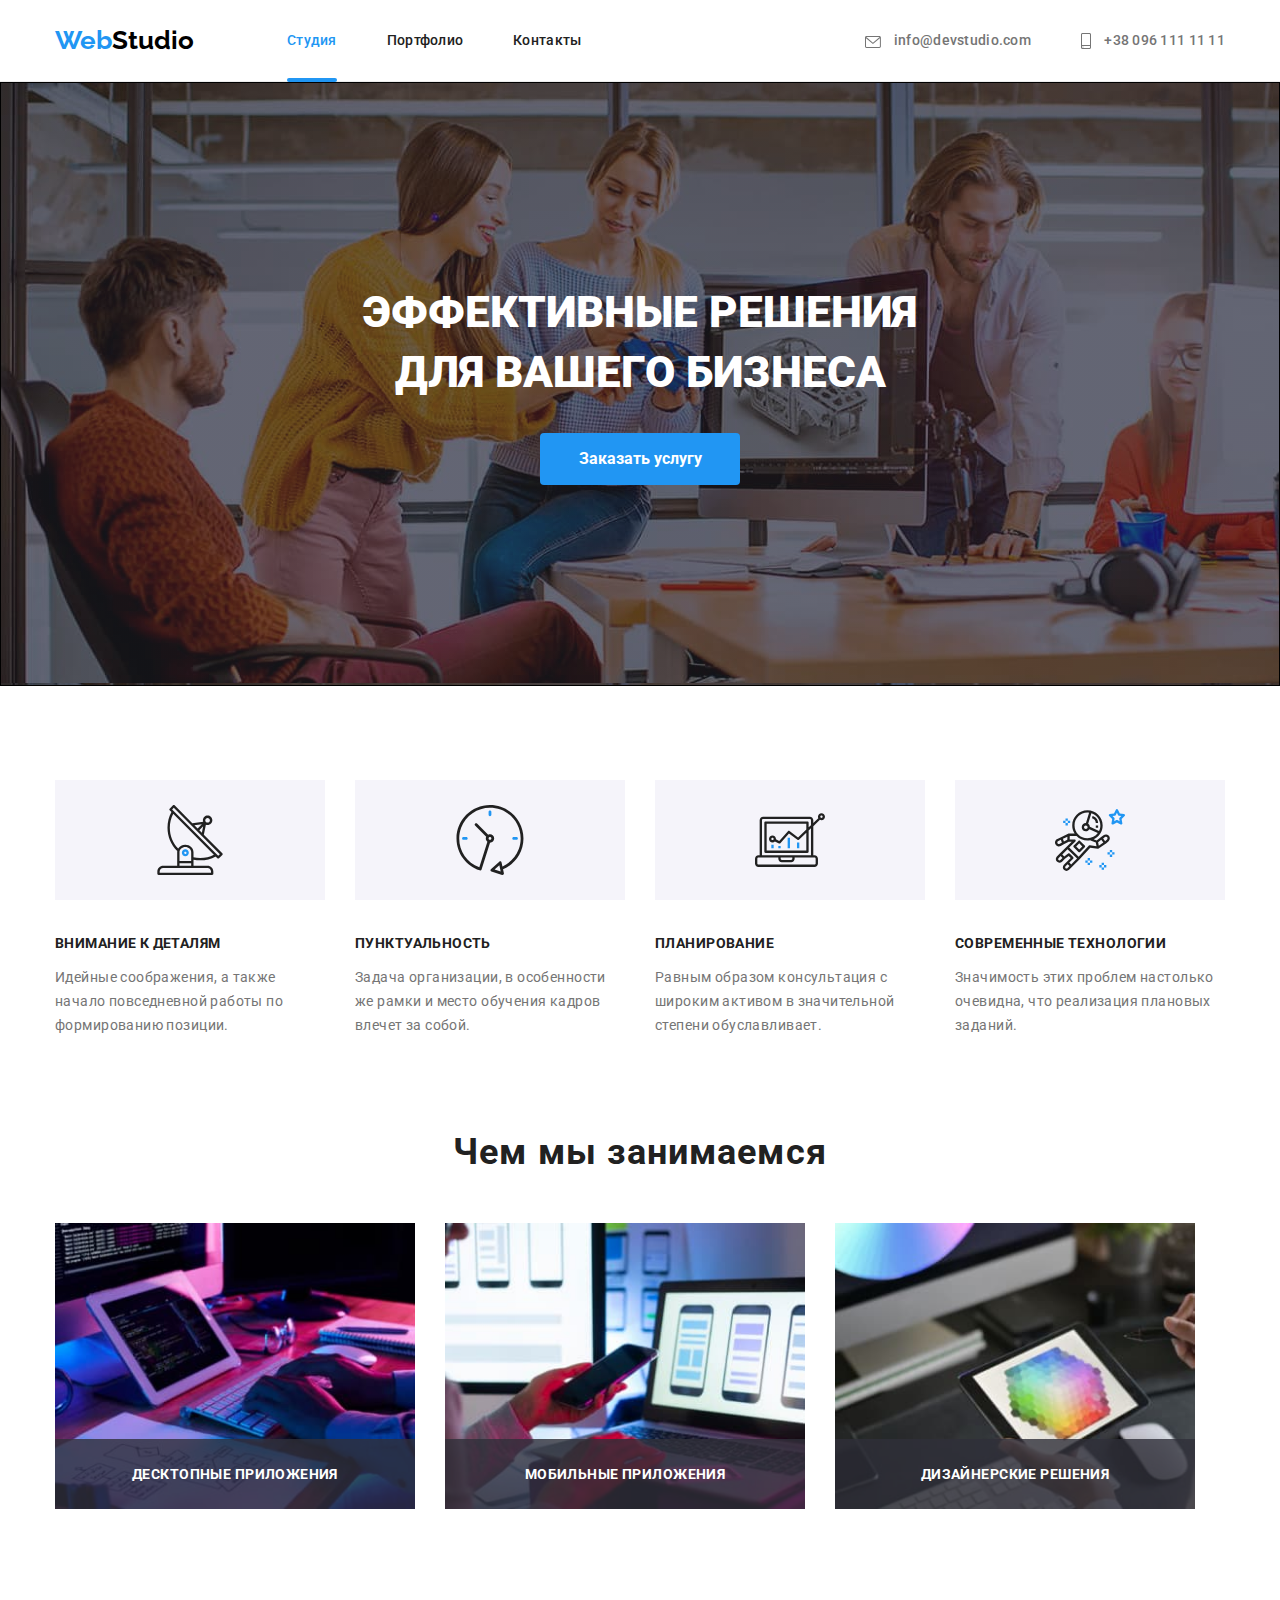
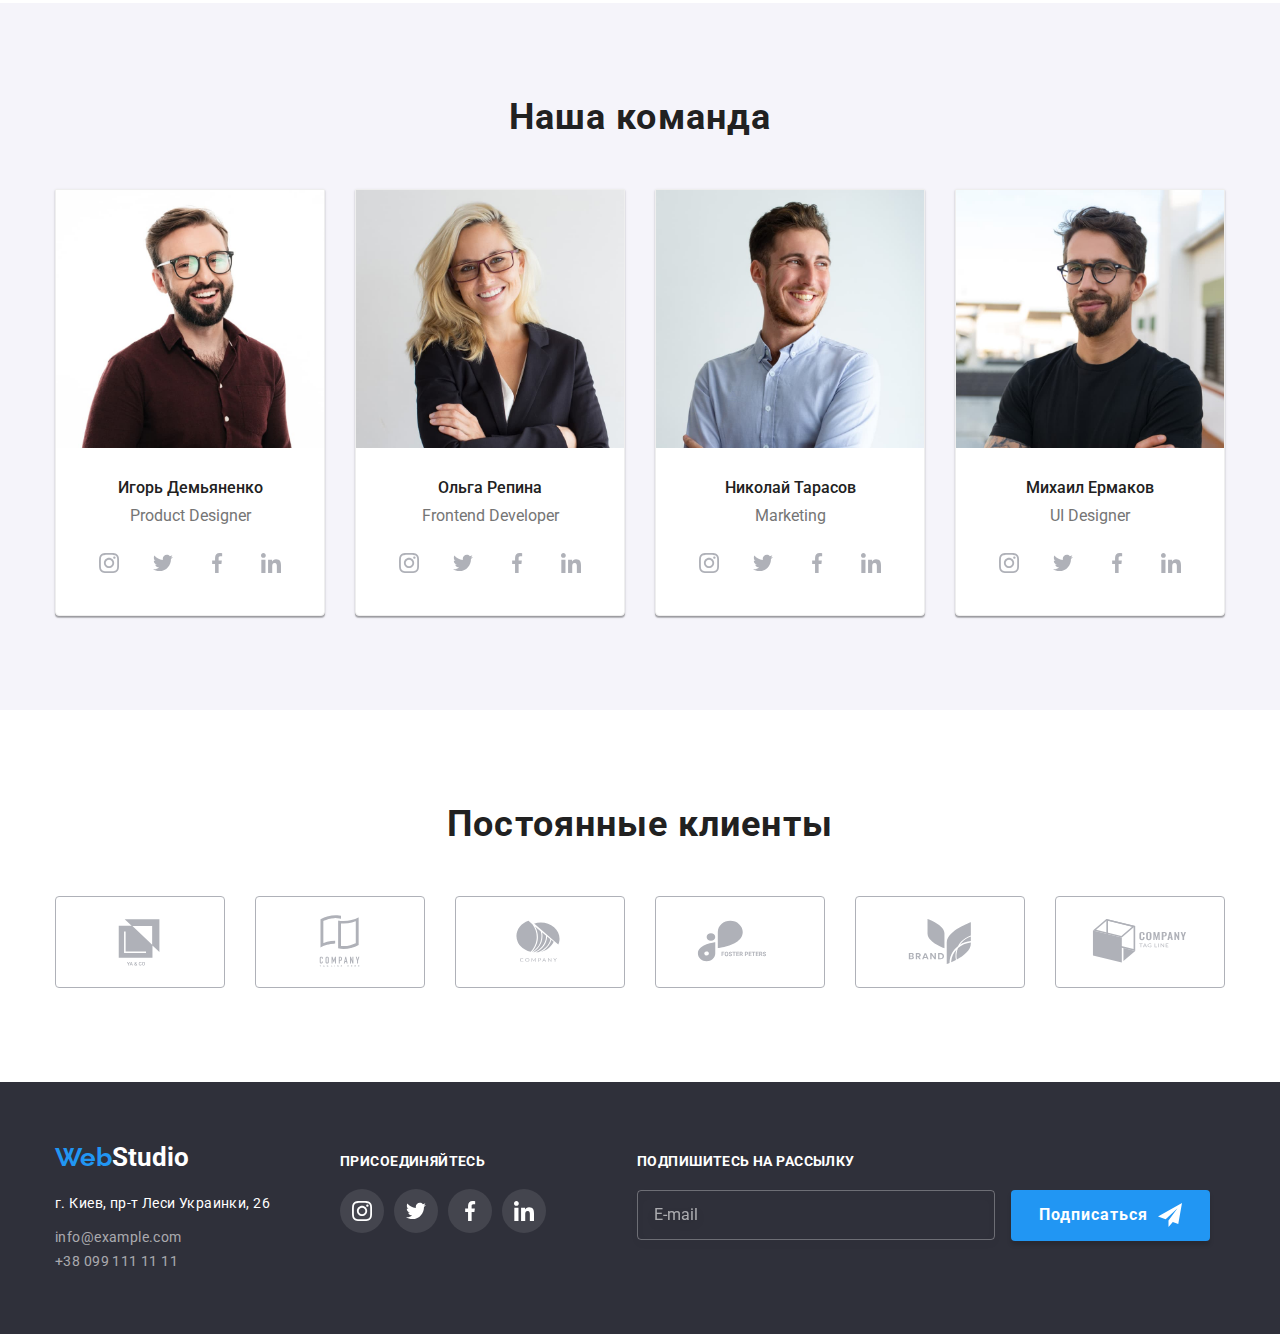
<file: index.html>
<!DOCTYPE html>
<html lang="ru">
<head>
    <link rel="stylesheet" href="https://cdnjs.cloudflare.com/ajax/libs/modern-normalize/1.1.0/modern-normalize.min.css"> 
    <meta charset="UTF-8">
    <meta http-equiv="X-UA-Compatible" content="IE=edge">
    <meta name="viewport" content="width=device-width, initial-scale=1.0">
    <title>WebStudio</title>
    <link rel="preconnect" href="https://fonts.googleapis.com">
    <link rel="preconnect" href="https://fonts.gstatic.com" crossorigin>
    <link href="https://fonts.googleapis.com/css2?family=Raleway:wght@700&family=Roboto:wght@400;500;700;900&display=swap"
        rel="stylesheet">
    <link rel="stylesheet" href="./scc/style.css">
</head>

<body class="page">
     

    <!--Company info section-->
  
    <header class="header">
        <div class="container">
            <nav class="header-nav">
        <a href="./" class="site-logo link"><span class="logo-blue link">Web</span>Studio</a>
        <ul class="site-nav list">
            <li class="nav-item"><a href="./index.html" class="site-nav-link link current">Студия</a></li>
            <li class="nav-item"><a href="./portfolio.html" class="site-nav-link link">Портфолио</a></li>
            <li class="nav-item"><a href="" class="site-nav-link link">Контакты</a></li>
        </ul>
        </nav>
        <ul class="contact-nav list">
            <li class="contact-item">
               <a href="mailto:info@devstudio.com" class="contact-nav-item link">
                     <svg class="contact-icon" width="16" height="12">
                        <use href="./image/sprite.svg#icon-envelope"></use>
                     </svg>
            info@devstudio.com
              </a>
            </li>
            <li class="contact-item">
                <a href="+380961111111" class="contact-nav-item link">
                     <svg class="contact-icon" width="10" height="16">
                        <use href="./image/sprite.svg#icon-smartphone"></use>
                     </svg>
                    +38 096 111 11 11</a>
            </li>
        </ul>
        </div>
    </header>
  
   
    <!--Main section-->
<main>
    <!--Hero-->
    <section  class="hero">
        <div class="container">
        <h1  class="hero-title">Эффективные решения<br> для вашего бизнеса</h1>
        <button type="button" class="button" data-modal-open>Заказать услугу</button>
        </div>
    </section>


    <!--Our Benefits-->
    <section class="benefits">
        <div class="container">
        <ul class="benefits-title list"> 
            <li class="list-item">
                <div class="icon-box">
                <svg class="benefits-icon" width="70" height="70">
                    <use href="./image/sprite.svg#icon-antenna"></use>
                </svg>
                </div> 
            <h3 class="benefits-title-list">Внимание к деталям</h3>
            <p class="benefits-content">Идейные соображения, а также начало повседневной работы по формированию позиции.</p>
            </li>
            <li class="list-item">
                <div class="icon-box">
                <svg class="benefits-icon" width="70" height="70">
                    <use href="./image/sprite.svg#icon-clock"></use>
                </svg>
                </div>
            <h3 class="benefits-title-list">Пунктуальность</h3>
            <p class="benefits-content">Задача организации, в особенности же рамки и место обучения кадров влечет за собой.</p>
        </li>
        <li class="list-item">
            <div class="icon-box">
            <svg class="benefits-icon" width="70" height="70">
                <use href="./image/sprite.svg#icon-diagram"></use>
            </svg>
            </div>
            <h3 class="benefits-title-list">Планирование</h3>
            <p class="benefits-content">Равным образом консультация с широким активом в значительной степени обуславливает.</p>
        </li>
        <li class="list-item">
            <div class="icon-box">
            <svg class="benefits-icon" width="70" height="70">
                <use href="./image/sprite.svg#icon-astronaut"></use>
            </svg>
            </div>
            <h3 class="benefits-title-list">Современные технологии</h3>
            <p class="benefits-content">Значимость этих проблем настолько очевидна, что реализация плановых заданий.</p>
        </li>
        </ul>
        </div>
    </section>
    


        <!--What we do-->
        <section class="our-work section">
            <div class="container">
        <h2 class="title">Чем мы занимаемся</h2>
        <ul class="work-image list" >
            <li class="work-item"><img src="./image/box1.jpg" alt="Работа с компьютером" width="370" class="section-title">
            <div class="work-title">
                <p class="work-text">Десктопные приложения</p>
            </div>
            </li>
            <li class="work-item"><img src="./image/box2.jpg" alt="Работа с телефоном" width="370" class="section-title">
            <div class="work-title">
                <p class="work-text">Мобильные приложения</p>
            </div>
            </li>
            <li class="work-item"><img src="./image/box3.jpg" alt="Работа с планшетом" width="370" class="section-title">
            <div class="work-title">
                <p class="work-text">Дизайнерские решения</p>
            </div>
            </li>
        </ul>
        </div>
    </section>

    <!--Our team-->
    <section class="team section">
        <div class="container">
        <h2 class="title">Наша команда</h2>
        <ul class="team list">
            <li class="team-item">
            <img src="./image/team1.jpg" alt="Сотрудник 1" width="270">
            <div class="team-name">
            <h3 class="team-title">Игорь Демьяненко</h3>
            <p class="title-eng" lang="en">Product Designer</p>
            <ul class="team-socials socials-list list">
                <li class="socials-item">
                    <a href="" class="socials-link link">
                        <svg class="socials-icon" width="20" height="20">
                            <use href="./image/sprite.svg#icon-instagram"></use>
                        </svg>
                    </a>
                </li>
                <li class="socials-item">
                    <a href="" class="socials-link link">
                        <svg class="socials-icon" width="20" height="20">
                            <use href="./image/sprite.svg#icon-twitter"></use>
                        </svg>
                    </a>
                </li>
                <li class="socials-item">
                    <a href="" class="socials-link">
                        <svg class="socials-icon" width="20" height="20">
                            <use href="./image/sprite.svg#icon-facebook"></use>
                        </svg>
                    </a>
                </li>
                <li class="socials-item">
                    <a href="" class="socials-link">
                        <svg class="socials-icon" width="20" height="20">
                            <use href="./image/sprite.svg#icon-linkedin"></use>
                        </svg>
                    </a>
                </li>
            </ul>
            </div>
            </li>
            <li class="team-item">
                <img src="./image/team2.jpg" alt="Сотрудник 2" width="270">
                <div class="team-name">
                <h3 class="team-title">Ольга Репина</h3>
                <p class="title-eng" lang="en">Frontend Developer</p>
               <ul class="team-socials socials-list list">
                   <li class="socials-item">
                       <a href="" class="socials-link">
                    <svg class="socials-icon" width="20" height="20">
                        <use href="./image/sprite.svg#icon-instagram"></use>
                    </svg>
                    </a>
                   </li>
                <li class="socials-item">
                    <a href="" class="socials-link">
                        <svg class="socials-icon" width="20" height="20">
                            <use href="./image/sprite.svg#icon-twitter"></use>
                        </svg>
                    </a>
                </li>
                <li class="socials-item">
                    <a href="" class="socials-link">
                        <svg class="socials-icon" width="20" height="20">
                            <use href="./image/sprite.svg#icon-facebook"></use>
                        </svg>
                    </a>
                </li>
                <li class="socials-item">
                    <a href="" class="socials-link">
                        <svg class="socials-icon" width="20" height="20">
                            <use href="./image/sprite.svg#icon-linkedin"></use>
                        </svg>
                    </a>
                </li>
            </ul>
             </div>
            </li>
            <li class="team-item">
                <img src="./image/team3.jpg" alt="Сотрудник 3" width="270">
                <div class="team-name">
                <h3 class="team-title">Николай Тарасов</h3>
                <p class="title-eng" lang="en">Marketing</p>
                <ul class="team-socials socials-list list">
                    <li class="socials-item">
                        <a href="" class="socials-link link">
                            <svg class="socials-icon" width="20" height="20">
                                <use href="./image/sprite.svg#icon-instagram"></use>
                            </svg>
                        </a>
                    </li>
                    <li class="socials-item">
                        <a href="" class="socials-link link">
                            <svg class="socials-icon" width="20" height="20">
                                <use href="./image/sprite.svg#icon-twitter"></use>
                            </svg>
                        </a>
                    </li>
                    <li class="socials-item">
                        <a href="" class="socials-link link">
                            <svg class="socials-icon" width="20" height="20">
                                <use href="./image/sprite.svg#icon-facebook"></use>
                            </svg>
                        </a>
                    </li>
                    <li class="socials-item">
                        <a href="" class="socials-link link">
                            <svg class="socials-icon" width="20" height="20">
                                <use href="./image/sprite.svg#icon-linkedin"></use>
                            </svg>
                        </a>
                    </li>
                </ul>
                </div>
            </li>
            <li class="team-item">
                <img src="./image/team4.jpg" alt="Сотрудник 4" width="270">
                <div class="team-name">
                <h3 class="team-title">Михаил Ермаков</h3>
                <p class="title-eng" lang="en">UI Designer</p>
                <ul class="team-socials socials-list list">
                    <li class="socials-item">
                        <a href="" class="socials-link link">
                            <svg class="socials-icon" width="20" height="20">
                                <use href="./image/sprite.svg#icon-instagram"></use>
                            </svg>
                        </a>
                    </li>
                    <li class="socials-item">
                        <a href="" class="socials-link link">
                            <svg class="socials-icon" width="20" height="20">
                                <use href="./image/sprite.svg#icon-twitter"></use>
                            </svg>
                        </a>
                    </li>
                    <li class="socials-item">
                        <a href="" class="socials-link link">
                            <svg class="socials-icon" width="20" height="20">
                                <use href="./image/sprite.svg#icon-facebook"></use>
                            </svg>
                        </a>
                    </li>
                    <li class="socials-item">
                        <a href="" class="socials-link link">
                            <svg class="socials-icon" width="20" height="20">
                                <use href="./image/sprite.svg#icon-linkedin"></use>
                            </svg>
                        </a>
                    </li>
                </ul>
                </div>
            </li>
        </ul>
        </div>
    </section>
</main>

<!--Our Clients-->
<section class="client section">
<div class="container">
<h2 class="title">Постоянные клиенты</h2>
<ul class="client-list list">
    <li class="client-list-item">
        <a href="" class="client-link link">
            <svg class="client-icon" width="106" height="60">
                <use href="./image/sprite.svg#icon-client1"></use>
            </svg>
        </a>
    </li>
    <li class="client-list-item">
        <a href="" class="client-link link">
            <svg class="client-icon" width="106" height="60">
                <use href="./image/sprite.svg#icon-client2"></use>
            </svg>
        </a>
    </li>
    <li class="client-list-item">
        <a href="" class="client-link link">
            <svg class="client-icon" width="106" height="60">
                <use href="./image/sprite.svg#icon-client3"></use>
            </svg>
        </a>
    </li>
    <li class="client-list-item">
        <a href="" class="client-link link">
            <svg class="client-icon" width="106" height="60">
                <use href="./image/sprite.svg#icon-client4"></use>
            </svg>
        </a>
    </li>
    <li class="client-list-item">
        <a href="" class="client-link link">
            <svg class="client-icon" width="106" height="60">
                <use href="./image/sprite.svg#icon-client5"></use>
            </svg>
        </a>
    </li>
    <li class="client-list-item">
        <a href="" class="client-link link">
            <svg class="client-icon" width="106" height="60">
                <use href="./image/sprite.svg#icon-client6"></use>
            </svg>
        </a>
    </li>

</ul>
</div>
</section>

<!--Footer-->
    <footer class="footer section">
        <!--Company Contacts-->
        <div class="container footer-container">
            <div class="footer-contact">
           <a href="./index.html" class="footer-logo link"><span class="logo-blue">Web</span>Studio</a>
           <address>
                <a href="https://goo.gl/maps/cJGYPFcAXHMfUzg28" target="_blank" rel="noopener noreferrer"
                    class="address-map link">г. Киев, пр-т Леси Украинки, 26</a>
                <ul class="address list">
                    <li class="footer-mail"><a href="mailto:info@example.com"
                            class="address-link-mail link">info@example.com</a>
                    </li>
                    <li class="footer-tel"><a href="+380991111111" class="address-link-tel link">+38 099 111 11 11</a>
                    </li>
                </ul>
            </address>
        </div>
        <div class="footer-socials-box">
            <h2 class="footer-socials-title">присоединяйтесь</h2>
            <ul class="footer-socials  list">
                <li class="footer-socials-item">
                    <a href="" class="footer-socials-link link">
                        <svg class="footer-socials-icon" width="20" height="20">
                            <use href="./image/sprite.svg#icon-instagram"></use>
                        </svg>
                    </a>
                </li>
                <li class="footer-socials-item">
                    <a href="" class="footer-socials-link link">
                        <svg class="footer-socials-icon" width="20" height="20">
                            <use href="./image/sprite.svg#icon-twitter"></use>
                        </svg>
                    </a>
                </li>
                <li class="footer-socials-item">
                    <a href="" class="footer-socials-link link">
                        <svg class="footer-socials-icon" width="20" height="20">
                            <use href="./image/sprite.svg#icon-facebook"></use>
                        </svg>
                    </a>
                </li>
                <li class="footer-socials-item">
                    <a href="" class="footer-socials-link link">
                        <svg class="footer-socials-icon" width="20" height="20">
                            <use href="./image/sprite.svg#icon-linkedin"></use>
                        </svg>
                    </a>
                </li>
            </ul>
            </div>
            <div class="subscribe">
                <label class="subscribe-title" for="name">Подпишитесь на рассылку</label>
                <form class="subscribe-form">
                    <input class="subscribe-input" type="email" name="email" id="name" placeholder="E-mail" />
            
                    <button class="subscribe-button" type="submit">Подписаться
                        <svg class="subscribe-icon" width="24" height="24">
                            <use href="./image/sprite.svg#icon-send"></use>
                        </svg>
                    </button>
                </form>
            </div>
        </div>
    
    </footer>
    <div class="backdrop is-hidden" data-modal>
        <div class="modal">
            <button type="button" class="data-modal-close" data-modal-close>
                <svg class="modal-close-icon" width="18" height="18">
                    <use href="./image/sprite.svg#icon-close-black-1"></use>
                </svg>
            </button>
            <form action="#" class="modal-form">
                <b class="modal-title">Оставьте свои данные, мы вам перезвоним</b>
            
                <div class="modal-form-field">
                    <label for="input-name" class="modal-form-label">Имя</label>
                    <span class="input-wrap">
                        <input type="text" id="input-name" class="modal-form-input" name="modal-name">
                        <svg class="modal-form-icon" width="18" height="18">
                            <use href="./image/sprite.svg#icon-name"></use>
                        </svg>
                    </span>
                </div>
            
                <div class="modal-form-field">
                    <label for="input-tel" class="modal-form-label">Телефон</label>
                    <span class="input-wrap">
                        <input type="tel" id="input-tel" class="modal-form-input" name="modal-tel">
                        <svg class="modal-form-icon" width="18" height="18">
                            <use href="./image/sprite.svg#icon-tel"></use>
                        </svg>
                    </span>
                </div>
            
                <div class="modal-form-field">
                    <label for="input-mail" class="modal-form-label">Почта</label>
                    <span class="input-wrap">
                        <input type="mail" id="input-mail" class="modal-form-input" name="modal-mail">
                        <svg class="modal-form-icon" width="18" height="18">
                            <use href="./image/sprite.svg#icon-mail"></use>
                        </svg>
                    </span>
                </div>
            
                <div class="modal-form-field">
                    <label for="comment" class="modal-form-label">Комментарий</label>
                    <textarea name="modal-comment" id="comment" placeholder="Введите текст" class="modal-comment"></textarea>
                </div>
            
                <div class="modal-form-field">
                    <input type="checkbox" id="check" name="policy" class=" visually-hidden checkbox">
                    <label for="check" class="check-label">
                        <span class="check-icon">
                            <svg class="" width="11" height="8">
                                <use href="./image/sprite.svg#icon-check"></use>
                            </svg>
                        </span>Соглашаюсь с рассылкой и принимаю <a href="" class="check-color">Условия договора</a></label>
                </div>
            
                <button type="submit" class="btn form-btn">Отправить</button>
            
            </form>
        </div>
    </div>
<script src="./js/modal.js"></script>
</body>
</html>
</file>
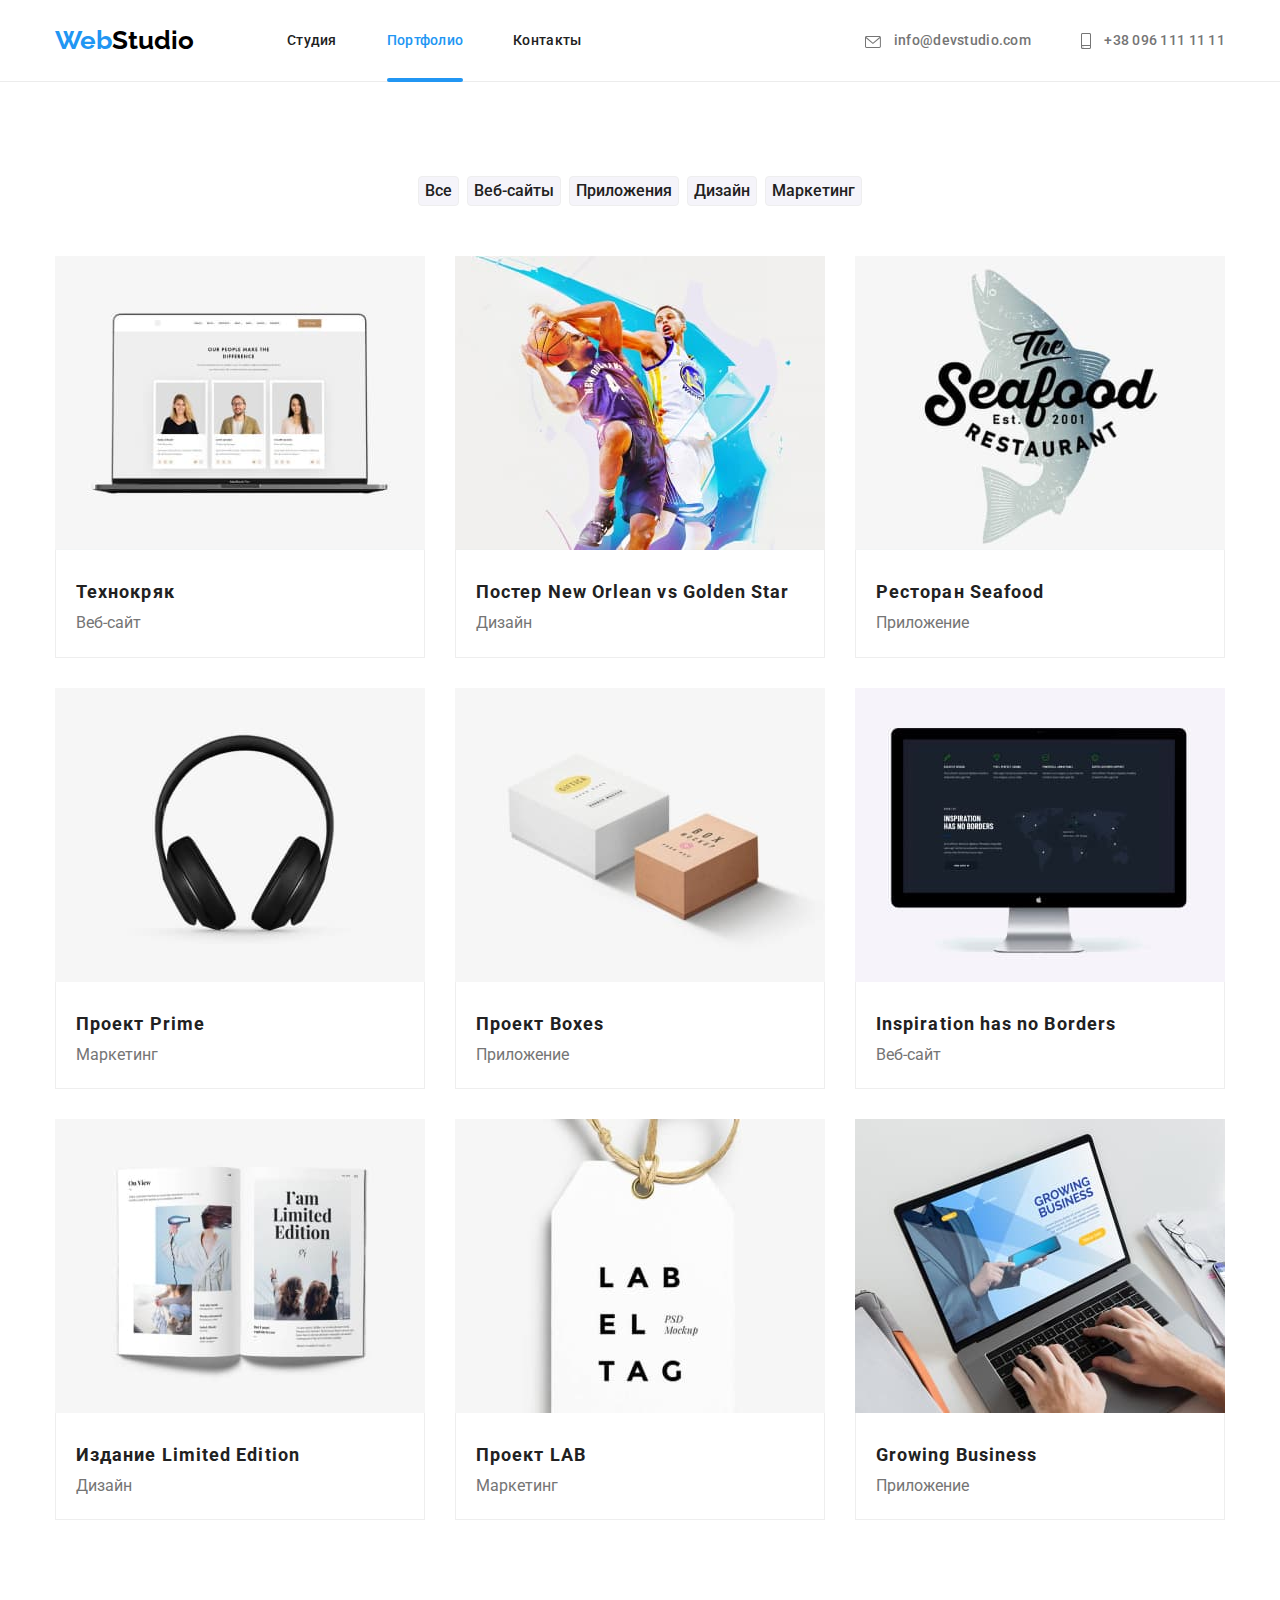
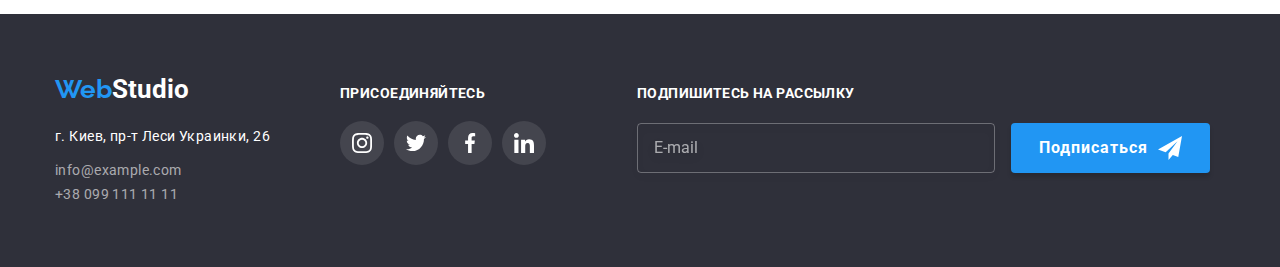
<file: portfolio.html>
<!DOCTYPE html>
<html lang="ru">

<head>
    <link rel="stylesheet"
        href="https://cdnjs.cloudflare.com/ajax/libs/modern-normalize/1.1.0/modern-normalize.min.css">
    <meta charset="UTF-8">
    <meta http-equiv="X-UA-Compatible" content="IE=edge">
    <meta name="viewport" content="width=device-width, initial-scale=1.0">
    <title>WebStudio</title>
    <link rel="preconnect" href="https://fonts.googleapis.com">
    <link rel="preconnect" href="https://fonts.gstatic.com" crossorigin>
    <link href="https://fonts.googleapis.com/css2?family=Raleway:wght@700&family=Roboto:wght@400;500;700;900&display=swap"
        rel="stylesheet">
    <link rel="stylesheet" href="./scc/style.css">
</head>

<body class="page">

<!--Company info section-->

<header class="header">
    <div class="container">
        <nav class="header-nav">
            <a href="./" class="site-logo link"><span class="logo-blue link">Web</span>Studio</a>
            <ul class="site-nav list">
                <li class="nav-item"><a href="./index.html" class="site-nav-link link">Студия</a></li>
                <li class="nav-item"><a href="./portfolio.html" class="site-nav-link link current">Портфолио</a></li>
                <li class="nav-item"><a href="" class="site-nav-link link">Контакты</a></li>
            </ul>
        </nav>
        <ul class="contact-nav list">
            <li class="contact-item">
                <a href="mailto:info@devstudio.com" class="contact-nav-item link">
                    <svg class="contact-icon-mail contact-icon" width="16" height="12">
                        <use href="./image/sprite.svg#icon-envelope"></use>
                    </svg>
                    info@devstudio.com
                </a>
            </li>
            <li class="contact-item">
                <a href="+380961111111" class="contact-nav-item link">
                    <svg class="contact-icon-tel contact-icon" width="10" height="16">
                        <use href="./image/sprite.svg#icon-smartphone"></use>
                    </svg>
                    +38 096 111 11 11</a>
            </li>
        </ul>
    </div>
</header>
<!--Main section-->
<main>
    <h1 hidden>Портфолио</h1>

<!--Navigation-->
<section class="section">
    <div class="portfolio-container">
    <ul class="button-list list">
        <li class="btn-item"><button type="button" class="button-item">Все</button></li>
        <li class="btn-item"><button type="button" class="button-item">Веб-сайты</button></li>
        <li class="btn-item"><button type="button" class="button-item">Приложения</button></li>
        <li class="btn-item"><button type="button" class="button-item">Дизайн</button></li>
        <li class="btn-item"><button type="button" class="button-item">Маркетинг</button></li>
    </ul>
    <ul class="portfolio list">
        <li class="portfolio-item">
            <a href="" class="portfolio-link link">
                <div class="cards-thumb">
            <img class="portfolio-photo" src="./image/portfolio1.jpg" alt="Ноутбук" width="370">
            <p class="card-overlay">Технокряк это современная площадка распространения коронавируса. Компании используют эту платформу для цифрового
            шпионажа и атак на защищённые сервера конкурентов.</p>
        </div>
            <div class="portfolio-card">
            <h2 class="portfolio-title">Технокряк</h2>
            <p class="portfolio-text">Веб-сайт</p>
            </div>
            </a>
        </li>
        <li class="portfolio-item">
            <a href="" class="portfolio-link link">
                <div class="cards-thumb">
            <img class="portfolio-photo" src="./image/portfolio2.jpg" alt="Баскетболисты" width="370">
            <p class="card-overlay">Технокряк это современная площадка распространения коронавируса. Компании используют эту
                платформу для цифрового
                шпионажа и атак на защищённые сервера конкурентов.</p>
            </div>
            <div class="portfolio-card">  
            <h2 class="portfolio-title">Постер New Orlean vs Golden Star</h2>
            <p class="portfolio-text">Дизайн</p>
            </div>
            </a>
        </li>
        <li class="portfolio-item">
            <a href="" class="portfolio-link link">
                <div class="cards-thumb">
            <img class="portfolio-photo" src="./image/portfolio3.jpg" alt="Рыбный ресторан" width="370">
            <p class="card-overlay">Технокряк это современная площадка распространения коронавируса. Компании используют эту
                платформу для цифрового
                шпионажа и атак на защищённые сервера конкурентов.</p>
            </div>
            <div class="portfolio-card">
            <h2 class="portfolio-title">Ресторан Seafood</h2>
            <p class="portfolio-text">Приложение</p>
            </div>
            </a>
        
        </li>
        <li class="portfolio-item">
            <a href="" class="portfolio-link link">
                <div class="cards-thumb">
            <img class="portfolio-photo" src="./image/portfolio4.jpg" alt="Наушники" width="370">
            <p class="card-overlay">Технокряк это современная площадка распространения коронавируса. Компании используют эту
                платформу для цифрового
                шпионажа и атак на защищённые сервера конкурентов.</p>
            </div>
            <div class="portfolio-card">
            <h2 class="portfolio-title">Проект Prime</h2>
            <p class="portfolio-text">Маркетинг</p>
            </div>
            </a>
        </li>
        <li class="portfolio-item">
            <a href="" class="portfolio-link link">
                <div class="cards-thumb">
            <img class="portfolio-photo" src="./image/portfolio5.jpg" alt="Коробки" width="370">
            <p class="card-overlay">Технокряк это современная площадка распространения коронавируса. Компании используют эту
                платформу для цифрового
                шпионажа и атак на защищённые сервера конкурентов.</p>
            </div>
            <div class="portfolio-card">
            <h2 class="portfolio-title">Проект Boxes</h2>
            <p class="portfolio-text">Приложение</p>
            </div>
            </a>
        </li>
        <li class="portfolio-item">
            <a href="" class="portfolio-link link">
                <div class="cards-thumb">
            <img class="portfolio-photo" src="./image/portfolio6.jpg" alt="Монитор" width="370">
            <p class="card-overlay">Технокряк это современная площадка распространения коронавируса. Компании используют эту
                платформу для цифрового
                шпионажа и атак на защищённые сервера конкурентов.</p>
            </div>
            <div class="portfolio-card">
            <h2 class="portfolio-title">Inspiration has no Borders</h2>
            <p class="portfolio-text">Веб-сайт</p>
            </div>
            </a>
        </li>
        <li class="portfolio-item">
            <a href="" class="portfolio-link link">
                <div class="cards-thumb">
            <img class="portfolio-photo" src="./image/portfolio7.jpg" alt="Журнал" width="370">
            <p class="card-overlay">Технокряк это современная площадка распространения коронавируса. Компании используют эту
                платформу для цифрового
                шпионажа и атак на защищённые сервера конкурентов.</p>
            </div>
            <div class="portfolio-card">
            <h2 class="portfolio-title">Издание Limited Edition</h2>
            <p class="portfolio-text">Дизайн</p>
            </div>
            </a>
        </li>
        <li class="portfolio-item">
            <a href="" class="portfolio-link link">
            <div class="cards-thumb">
            <img class="portfolio-photo" src="./image/portfolio8.jpg" alt="Этикетка" width="370">
            <p class="card-overlay">Технокряк это современная площадка распространения коронавируса. Компании используют эту
                платформу для цифрового
                шпионажа и атак на защищённые сервера конкурентов.</p>
            </div>
                <div class="portfolio-card">
                <h2 class="portfolio-title">Проект LAB</h2>
                <p class="portfolio-text">Маркетинг</p>
                </div>
            </a>
        </li>
        <li class="portfolio-item">
            <a href="" class="portfolio-link link">
                <div class="cards-thumb">
            <img class="portfolio-photo" src="./image/portfolio9.jpg" alt="Печатает на ноутбуке" width="370">
            <p class="card-overlay">Технокряк это современная площадка распространения коронавируса. Компании используют эту
                платформу для цифрового
                шпионажа и атак на защищённые сервера конкурентов.</p>
            </div>
            <div class="portfolio-card">
            <h2 class="portfolio-title">Growing Business</h2>
            <p class="portfolio-text">Приложение</p>
            </div>
            </a>
        </li>
    </ul>
    </div>
</section>
</main>


<!--Footer-->
<footer class="footer section">
    <!--Company Contacts-->
    <div class="container footer-container">
        <div class="footer-contact">
            <a href="./index.html" class="footer-logo link"><span class="logo-blue">Web</span>Studio</a>
            <address>
                <a href="https://goo.gl/maps/cJGYPFcAXHMfUzg28" target="_blank" rel="noopener noreferrer"
                    class="address-map link">г. Киев, пр-т Леси Украинки, 26</a>
                <ul class="address list">
                    <li class="footer-mail"><a href="mailto:info@example.com"
                            class="address-link-mail link">info@example.com</a>
                    </li>
                    <li class="footer-tel"><a href="+380991111111" class="address-link-tel link">+38 099 111 11 11</a>
                    </li>
                </ul>
            </address>
        </div>
        <div class="footer-socials-box">
            <h2 class="footer-socials-title">присоединяйтесь</h2>
            <ul class="footer-socials  list">
                <li class="footer-socials-item">
                    <a href="" class="footer-socials-link link">
                        <svg class="footer-socials-icon" width="20" height="20">
                            <use href="./image/sprite.svg#icon-instagram"></use>
                        </svg>
                    </a>
                </li>
                <li class="footer-socials-item">
                    <a href="" class="footer-socials-link link">
                        <svg class="footer-socials-icon" width="20" height="20">
                            <use href="./image/sprite.svg#icon-twitter"></use>
                        </svg>
                    </a>
                </li>
                <li class="footer-socials-item">
                    <a href="" class="footer-socials-link link">
                        <svg class="footer-socials-icon" width="20" height="20">
                            <use href="./image/sprite.svg#icon-facebook"></use>
                        </svg>
                    </a>
                </li>
                <li class="footer-socials-item">
                    <a href="" class="footer-socials-link link">
                        <svg class="footer-socials-icon" width="20" height="20">
                            <use href="./image/sprite.svg#icon-linkedin"></use>
                        </svg>
                    </a>
                </li>
            </ul>
        </div>
        <div class="subscribe">
            <label class="subscribe-title" for="name">Подпишитесь на рассылку</label>
            <form class="subscribe-form">
                <input class="subscribe-input" type="email" name="email" id="name" placeholder="E-mail" />
        
                <button class="subscribe-button" type="submit">Подписаться
                    <svg class="subscribe-icon" width="24" height="24">
                        <use href="./image/sprite.svg#icon-send"></use>
                    </svg>
                </button>
            </form>
        </div>
    </div>
    </div>
</footer>
</body>

</html>
</file>
<file: scc/style.css>
:root {
  --primary-text-color: #757575;
  --title-text-color: #212121;
  --accent-color: #2196f3;
  --primary-white-color: #ffff;
  --primary-bg-color: #f5f4fa;
}

p,
h1,
h2,
h3,
h4,
h5,
h6 {
  margin-top: 0;
  margin-bottom: 0;
}

ul {
  margin-top: 0;
  margin-bottom: 0;
  padding-left: 0;
}
body {
  font-family: "Roboto", sans-serif;
  color: #dbd1d1;
}

.list {
  padding: 0;
  margin-top: 0;
  margin-bottom: 0;
  list-style: none;
}

.link {
  text-decoration: none;
}

.page {
  color: var(--primary-text-color);
}

.section {
  padding-top: 94px;
  padding-bottom: 94px;
}
.title {
  margin-top: 0;
  margin-bottom: 50px;
  font-weight: 700;
  font-size: 36px;
  line-height: 1, 66;
  text-align: center;
  letter-spacing: 0.03em;
  color: var(--title-text-color);
}
.container {
  margin: 0 auto;
  width: 1200px;
  padding-left: 15px;
  padding-right: 15px;
}
img {
  display: block;
  max-width: 100%;
}
.visually-hidden {
  position: absolute;
  width: 1px;
  height: 1px;
  margin: -1px;
  padding: 0;
  overflow: hidden;
  border: 0;
  clip: rect(0 0 0 0);
}
/*-----------Header---------- */
.header {
  background-color: rgba(255, 255, 255, 1);
  border-bottom: 1px solid #ececec;
}

.header .container {
  display: flex;
}

.header-nav {
  display: flex;
  align-items: center;
}

.site-nav {
  display: flex;
}

.site-logo {
  margin-right: 93px;
}

.site-logo {
  color: #000000;
  font-family: Raleway;
  font-weight: 700;
  font-size: 26px;
  line-height: 1.19;
}

.logo-blue {
  color: var(--accent-color);
  font-family: Raleway;
  font-weight: 700;
  font-size: 26px;
  line-height: 1.19;
}

.site-nav-link {
  font-weight: 500;
  font-size: 14px;
  line-height: 1.19;
  letter-spacing: 0.02em;
  display: block;
  padding-top: 32px;
  padding-bottom: 32px;
  color: var(--title-text-color);
  transition: color 250ms cubic-bezier(0.4, 0, 0.2, 1);
}

.site-nav .site-nav-link:hover,
.site-nav .site-nav-link:focus {
  color: var(--accent-color);
}

.nav-item:last-child {
  margin: 0;
}
.nav-item {
  position: relative;
  margin-right: 50px;
}

.current {
  color: var(--accent-color);
}

.nav-item .current::after {
  content: "";
  position: absolute;
  display: flex;
  justify-content: center;
  bottom: -1px;
  left: 0px;
  width: 100%;
  height: 4px;
  background-color: var(--accent-color);
  border-radius: 2px;
}

.contact-item {
  margin-right: 50px;
}
.contact-nav .contact-item:last-child {
  margin: 0;
}
.contact-nav {
  margin-left: auto;
  display: flex;
}
.contact-nav-item {
  display: block;
  padding-top: 32px;
  padding-bottom: 32px;
  margin: 0;
  font-weight: 500;
  font-size: 14px;
  line-height: 1.19;
  letter-spacing: 0.02em;
  color: var(--primary-text-color);
  transition: color 250ms cubic-bezier(0.4, 0, 0.2, 1);
}
.contact-nav :hover,
.contact-nav :focus {
  color: var(--accent-color);
}
.contact-nav {
  display: flex;
  align-items: center;
  transition: color var(--time-aniamtion) var(--cubic-bezier);
}

.contact-nav-item:hover .contact-icon,
.contact-nav-item:focus .contact-icon {
  fill: var(--accent-color);
}
.contact-icon {
  vertical-align: middle;
  margin-right: 10px;
  fill: var(--primary-text-color);
  transition: fill 250ms cubic-bezier(0.4, 0, 0.2, 1);
}

/*-------------------Main--------- */
.hero {
  max-width: 1600px;
  padding-bottom: 200px;
  padding-top: 200px;
  background-repeat: no-repeat;
  background-position: center;
  background: #c4c4c4;
  border: 1px solid #000000;
  margin: auto;
  text-align: center;
  background-image: linear-gradient(
      rgba(47, 48, 58, 0.4),
      rgba(47, 48, 58, 0.4)
    ),
    url("../image/herobackground.jpg");
}

.hero-title {
  margin-bottom: 30px;
  font-weight: 900;
  font-size: 44px;
  text-transform: uppercase;
  line-height: 1.36;
  color: #ffff;
}

/* Modal window */
.backdrop {
  position: fixed;
  top: 0;
  left: 0;
  width: 100vw;
  height: 100vh;
  background-color: rgba(0, 0, 0, 0.2);
  transition: opacity 250ms cubic-bezier(0.4, 0, 0.2, 1);
}

.backdrop.is-hidden {
  visibility: hidden;
  pointer-events: none;
  opacity: 0;
}

.backdrop.is-hidden .modal {
  transform: scale(0.8) translate(-50%, -50%);
}

.modal {
  position: absolute;
  width: 520px;
  min-height: 580px;
  background-color: #ffffff;
  border-radius: 5px;
  left: 50%;
  top: 50%;
  transform: translate(-50%, -50%);
  padding: 40px;
}
.data-modal-close {
  width: 30px;
  height: 30px;
  border: 1px solid rgba(0, 0, 0, 0.1);
  background-color: unset;
  cursor: pointer;
  border-radius: 50%;
  position: absolute;
  right: 8px;
  top: 8px;

  position: absolute;
  right: 8px;
  top: 8px;

  display: flex;
  align-items: center;
  justify-content: center;

  transition: fill 250ms cubic-bezier(0.4, 0, 0.2, 1);
}

.modal-close-icon {
  transition: fill 250ms cubic-bezier(0.4, 0, 0.2, 1);
}

.data-modal-close:hover .modal-close-icon,
.data-modal-close:focus .modal-close-icon {
  fill: var(--accent-color);
}

.button {
  align-items: center;
  border: 1px solid transparent;
  text-align: center;
  min-width: 200px;
  padding: 10px 32px;
  border-radius: 4px;
  font-weight: 700;
  font-size: 16px;
  line-height: 1.87;
  background-color: var(--accent-color);
  color: #ffffff;
  transition: background-color 250ms cubic-bezier(0.4, 0, 0.2, 1);
}

.button:hover,
.button:focus {
  background-color: #188ce8;
}

.icon-box {
  width: 100%;
  height: 100%;
  display: flex;
  justify-content: center;
  align-items: center;
  height: 120px;
  width: 270px;
  margin-bottom: 30px;
  background-color: var(--primary-bg-color);
}
.modal-title {
  font-size: 20px;
  text-align: center;
  color: var(--title-text-color);
  display: block;
  margin-bottom: 20px;
}
.backdrop.is-hidden {
  opacity: 0;
  visibility: hidden;
  pointer-events: none;
}

.modal-title {
  font-size: 20px;
  text-align: center;
  color: var(--title-text-color);
  display: block;
  margin-bottom: 20px;
}

.modal-form-field {
  margin-bottom: 15px;
  cursor: pointer;
}

.modal-form-label {
  font-size: 12px;
  color: var(--primary-text-color);
  display: block;
  margin-bottom: 4px;
}

.input-wrap {
  display: flex;
  justify-content: center;
  position: relative;
}

.modal-form-input {
  width: 100%;
  height: 40px;
  border: 1px solid rgba(33, 33, 33, 0.2);
  border-radius: 4px;
  padding-left: 40px;
  cursor: pointer;
}

.modal-form-icon {
  position: absolute;
  left: 12px;
  top: 50%;
  transform: translateY(-50%);
}

.modal-form-input:hover,
.modal-form-input:focus {
  border-color: var(--accent-color);
  outline: none;
}

.modal-form-input:hover + .modal-form-icon,
.modal-form-input:focus + .modal-form-icon {
  fill: var(--accent-color);
}

.modal-comment {
  width: 100%;
  height: 120px;
  border: 1px solid rgba(33, 33, 33, 0.2);
  border-radius: 4px;
  padding-left: 16px;
  padding-top: 12px;
  resize: none;
  cursor: pointer;
}

.modal-comment::placeholder {
  font-size: 12px;
}

.modal-comment:hover,
.modal-comment:focus {
  border-color: var(--accent-color);
  outline: none;
}

.check-label {
  font-size: 14px;
  line-height: 1.71;
  letter-spacing: 0.03em;
  display: flex;
  align-items: center;
}

.check-color {
  margin-left: 5px;
  color: var(--accent-color);
}

.check-icon {
  width: 15px;
  height: 15px;
  border: 2px solid #000000;
  border-radius: 2px;
  margin-right: 5px;
  display: flex;
  justify-content: center;
  align-items: center;
  transition: border-color 250ms cubic-bezier(0.4, 0, 0.2, 1);
}

.checkbox:checked + .check-label > .check-icon {
  background: var(--accent-color);
  border: transparent;
}
/* .checkbox {
  visibility: hidden;
} */

.form-btn {
  font-weight: 400;
  font-size: 16px;
  height: 50px;
  text-align: center;
  letter-spacing: 0.06em;
  cursor: pointer;
  border: 0;
  padding: 10px 55px;
  color: #ffffff;
  background: #188ce8;
  box-shadow: 0px 4px 4px rgba(0, 0, 0, 0.15);
  border-radius: 4px;

  transition: border-color 250ms cubic-bezier(0.4, 0, 0.2, 1);
}

.form-btn {
  margin: 0 auto;
  display: block;
}

.benefits {
  padding-top: 94px;
}
.benefits-title {
  display: flex;
  justify-content: space-between;
  padding-left: 0;
}
.list-item {
  margin-right: 30px;
  width: 270px;
}

.benefits-title-list {
  padding-top: 0;
  margin-bottom: 10px;
  font-weight: bold;
  font-size: 14px;
  line-height: 1.9;
  letter-spacing: 0.03em;
  text-transform: uppercase;
  color: var(--title-text-color);
}

.list-item:last-child {
  margin-right: 0;
}

.benefits-content {
  font-size: 14px;
  line-height: 1.7;
  letter-spacing: 0.03em;
  color: var(--primary-text-color);
}

/*----- Our work------- */
.our-work {
  margin-top: 0;
}
.work-image {
  display: flex;
}
.work-item {
  position: relative;
  width: 370px;
  margin-right: 30px;
}
.work-image .item:last-child {
  margin-right: 0;
}
.work-title {
  position: absolute;
  display: flex;
  justify-content: center;
  align-items: center;
  bottom: 0;
  width: 100%;
  height: 70px;
  background: rgba(47, 48, 58, 0.8);
}

.work-text {
  font-weight: bold;
  font-size: 14px;
  line-height: 16px;
  text-align: center;
  letter-spacing: 0.03em;
  text-transform: uppercase;

  color: #ffffff;
}

/* --------Our Team----------- */
.work-title::after {
  display: flex;
  justify-content: center;
}
.team {
  background-color: #f5f4fa;
}
.team-name {
  padding-top: 30px;
  padding-bottom: 30px;
}
.team-title {
  margin-bottom: 10px;
  text-align: center;
  font-weight: 500;
  font-size: 16px;
  line-height: 1.19;
  color: var(--title-text-color);
}

.title-eng {
  text-align: center;
  margin-bottom: 16px;
}

.team {
  display: flex;
}

.team-item {
  width: 270px;
  margin-right: 30px;
  border: 1px solid #eeeeee;
  background-color: #ffffff;
  border-bottom-left-radius: 4px;
  border-bottom-right-radius: 4px;
  box-shadow: 0px 1px 3px rgba(0, 0, 0, 0.12), 0px 1px 1px rgba(0, 0, 0, 0.14),
    0px 2px 1px rgba(0, 0, 0, 0.2);
}
/* .team .team-item {
  flex-basis: calc(100% / 4-30px);
  margin-right: 30px; */

.team .team-item:last-child {
  margin-right: 0;
}

.socials-item {
  margin-right: 10px;
}
.socials-item:last-child {
  margin-right: 0;
}

.socials-item {
  width: 44px;
  height: 44px;
}
.socials-list {
  display: flex;
  justify-content: center;
}

.socials-link {
  width: 100%;
  height: 100%;
  display: flex;
  align-items: center;
  justify-content: center;
  border-radius: 50%;
  background-color: #ffffff;
  transition: background-color 250ms cubic-bezier(0.4, 0, 0.2, 1);
}
.socials-link:hover,
.socials-link:focus {
  background-color: var(--accent-color);
}
.socials-link:hover .socials-icon,
.socials-link:focus .socials-icon {
  fill: #ffffff;
}
.socials-icon {
  fill: #afb1b8;
  transition: fill 250ms cubic-bezier(0.4, 0, 0.2, 1);
}

/* Our Clients */

.client-list {
  display: flex;
  justify-content: center;
}
.client-list-item {
  border: 1px solid #afb1b8;
  border-radius: 4px;
  width: 170px;
  height: 92px;
  margin-right: 30px;
  transition: border-color 250ms cubic-bezier(0.4, 0, 0.2, 1);
}
.client-link {
  width: 100%;
  height: 100%;
  display: flex;
  align-items: center;
  justify-content: center;
  /* transition: color 250ms cubic-bezier(0.4, 0, 0.2, 1); */
}

.client-list-item:last-child {
  margin-right: 0;
}

.client-icon {
  fill: #afb1b8;
  transition: fill 250ms cubic-bezier(0.4, 0, 0.2, 1);
}
.client-list-item:hover,
.client-list-item:focus {
  border-color: var(--accent-color);
}
.client-link:hover,
.client-link:focus {
  color: var(--title-text-color);
}
.client-link:hover .client-icon,
.client-link:focus .client-icon {
  fill: var(--accent-color);
}

/* Footer */
.footer {
  background-color: #2f303a;
  padding-top: 60px;
  padding-bottom: 60px;
}

.footer-logo {
  display: block;
  margin-bottom: 20px;
  font-weight: bold;
  font-size: 26px;
  line-height: 1.19;
  color: #ffffff;
}
.address-map {
  display: block;
  margin-bottom: 10px;
  font-size: 14px;
  line-height: 1.71;
  font-style: normal;
  color: #ffffff;
  letter-spacing: 0.03em;
}
/* .adrress {
  display: block;
} */

.address-link-mail {
  margin-bottom: 10px;
  font-size: 14px;
  line-height: 1.71;
  font-style: normal;
  color: rgba(255, 255, 255, 0.6);
  transition: color 250ms cubic-bezier(0.4, 0, 0.2, 1);
  letter-spacing: 0.03em;
}
.address-link-tel {
  font-size: 14px;
  line-height: 1.71;
  font-style: normal;
  color: rgba(255, 255, 255, 0.6);
  transition: color 250ms cubic-bezier(0.4, 0, 0.2, 1);
  letter-spacing: 0.03em;
}

.address-link-tel .address-link-mail:hover,
.address-link-tel .adress-link-mail:focus {
  color: var(--accent-color);
}

.footer-container {
  display: flex;
  align-items: baseline;
}

.footer-contact {
  margin-right: 70px;
}
.footer-socials-box {
  margin-right: 91px;
}
.footer-socials-title {
  margin-bottom: 20px;
  font-weight: bold;
  font-size: 14px;
  line-height: 16px;
  letter-spacing: 0.03em;
  text-transform: uppercase;
  color: #ffffff;
}
.footer-socials-item {
  width: 44px;
  height: 44px;
}
.footer-socials-item {
  margin-right: 10px;
}
.footer-socials-item:last-child {
  margin-right: 0;
}
.footer-socials {
  display: flex;
}
.footer-socials-link {
  width: 100%;
  height: 100%;
  display: flex;
  align-items: center;
  justify-content: center;
  border-radius: 50%;
  background-color: rgba(255, 255, 255, 0.1);
  transition: background-color 250ms cubic-bezier(0.4, 0, 0.2, 1);
}
.footer-socials-link:hover,
.footer-socials-link:focus {
  background-color: var(--accent-color);
}
.footer-socials-link:hover .footer-socials-icon,
.footer-socials-link:focus .footer-socials-icon {
  fill: #ffffff;
}
.footer-socials-icon {
  fill: #ffffff;
  transition: fill 250ms cubic-bezier(0.4, 0, 0.2, 1);
}
.subscribe-title {
  font-weight: 700;
  font-size: 14px;
  line-height: 1.14;
  letter-spacing: 0.03em;
  text-transform: uppercase;
  color: #ffffff;
}

.subscribe-form {
  margin-top: 20px;
}

.subscribe-input {
  width: 358px;
  height: 50px;
  color: var(--accent-color);
  border: 1px solid rgba(255, 255, 255, 0.3);
  background-color: transparent;
  filter: drop-shadow(0px 4px 4px rgba(0, 0, 0, 0.15));
  border-radius: 4px;
  padding: 15px 16px;
  margin-right: 12px;
}

.subscribe-input::placeholder {
  font-weight: 400;
  font-size: 16px;
  line-height: 1.25;
  color: rgba(255, 255, 255, 0.6);
}

.subscribe-button {
  background-color: var(--accent-color);
  box-shadow: 0px 4px 4px rgba(0, 0, 0, 0.15);
  border-radius: 4px;
  padding: 10px 28px;
  font-family: "Roboto", sans-serif;
  font-weight: 700;
  font-size: 16px;
  line-height: 1.88;
  text-align: center;
  letter-spacing: 0.06em;
  color: #ffffff;
  cursor: pointer;
  display: inline-flex;
  justify-content: center;
  align-items: center;
  transition: background-color 250ms cubic-bezier(0.4, 0, 0.2, 1);
  border: 0;
}

.subscribe-button:hover,
.subscribe-button:focus {
  background-color: #188ce8;
}

.subscribe-icon {
  margin-left: 10px;
  fill: #ffffff;
}

/* -----Portfolio------ */
.portfolio-container {
  width: 1200px;
  padding-left: 15px;
  padding-right: 15px;
  margin-left: auto;
  margin-right: auto;
}

.button-list {
  display: flex;
  justify-content: center;
  margin-bottom: 50px;
}

.btn-item {
  margin-right: 8px;
}
.btn-item:last-child {
  margin-right: 0;
}
.button-item {
  font-weight: 500;
  font-size: 16px;
  line-height: 1.62;
  border-radius: 4px;

  background-color: #f5f4fa;
  border: 1px solid #eeeeee;
  color: var(--title-text-color);
  cursor: pointer;
  transition: color 250ms cubic-bezier(0.4, 0, 0.2, 1),
    background-color 250ms cubic-bezier(0.4, 0, 0.2, 1),
    box-shadow 250ms cubic-bezier(0.4, 0, 0.2, 1);
}

.button-item:hover,
.button-item:focus {
  color: #ffffff;
  background-color: var(--accent-color);
  box-shadow: 0px 3px 1px rgba(0, 0, 0, 0.1), 0px 1px 2px rgba(0, 0, 0, 0.08),
    0px 2px 2px rgba(0, 0, 0, 0.12);
}

.portfolio {
  margin: 0;
  padding: 0;
  list-style: none;

  display: flex;
  flex-wrap: wrap;
  margin-left: -30px;
  margin-top: -30px;
}

.portfolio-item {
  display: block;
  box-sizing: border-box;
  flex-basis: calc(100% / 3 - 30px);
  margin-left: 30px;
  margin-top: 30px;
}
.cards-thumb {
  position: relative;
  overflow: hidden;
}

.portfolio-link:hover .card-overlay,
.portfolio-link:focus .card-overlay {
  transform: translateY(0%);
}

.card-overlay {
  top: 0;
  left: 0;
  width: 100%;
  height: 100%;
  padding: 63px 24px;
  position: absolute;
  background-color: rgba(33, 150, 243, 0.9);

  font-size: 18px;
  line-height: 1.56;
  letter-spacing: 0.03em;
  color: #ffffff;
  /* overflow: auto; */
  transform: translateY(100%);
  transition: transform 250ms cubic-bezier(0.4, 0, 0.2, 1);
}

.portfolio-link {
  display: block;
  transition: box-shadow 250ms cubic-bezier(0.4, 0, 0.2, 1);
}

.portfolio-card {
  background-color: #ffffff;
  padding-left: 20px;
  padding-right: 20px;
  padding-top: 24px;
  padding-bottom: 24px;
  border-right: 1px solid #eeeeee;
  border-left: 1px solid #eeeeee;
  border-bottom: 1px solid #eeeeee;
}

.portfolio-link:hover,
.portfolio-link:focus {
  box-shadow: 0px 1px 1px rgba(0, 0, 0, 0.12), 0px 4px 4px rgba(0, 0, 0, 0.06),
    1px 4px 6px rgba(0, 0, 0, 0.16);
}

.portfolio-title {
  margin-bottom: 4px;
  font-weight: bold;
  font-size: 18px;
  line-height: 2;
  letter-spacing: 0.06em;
  color: var(--title-text-color);
}

.portfolio-text {
  color: var(--primary-text-color);
}
</file>
